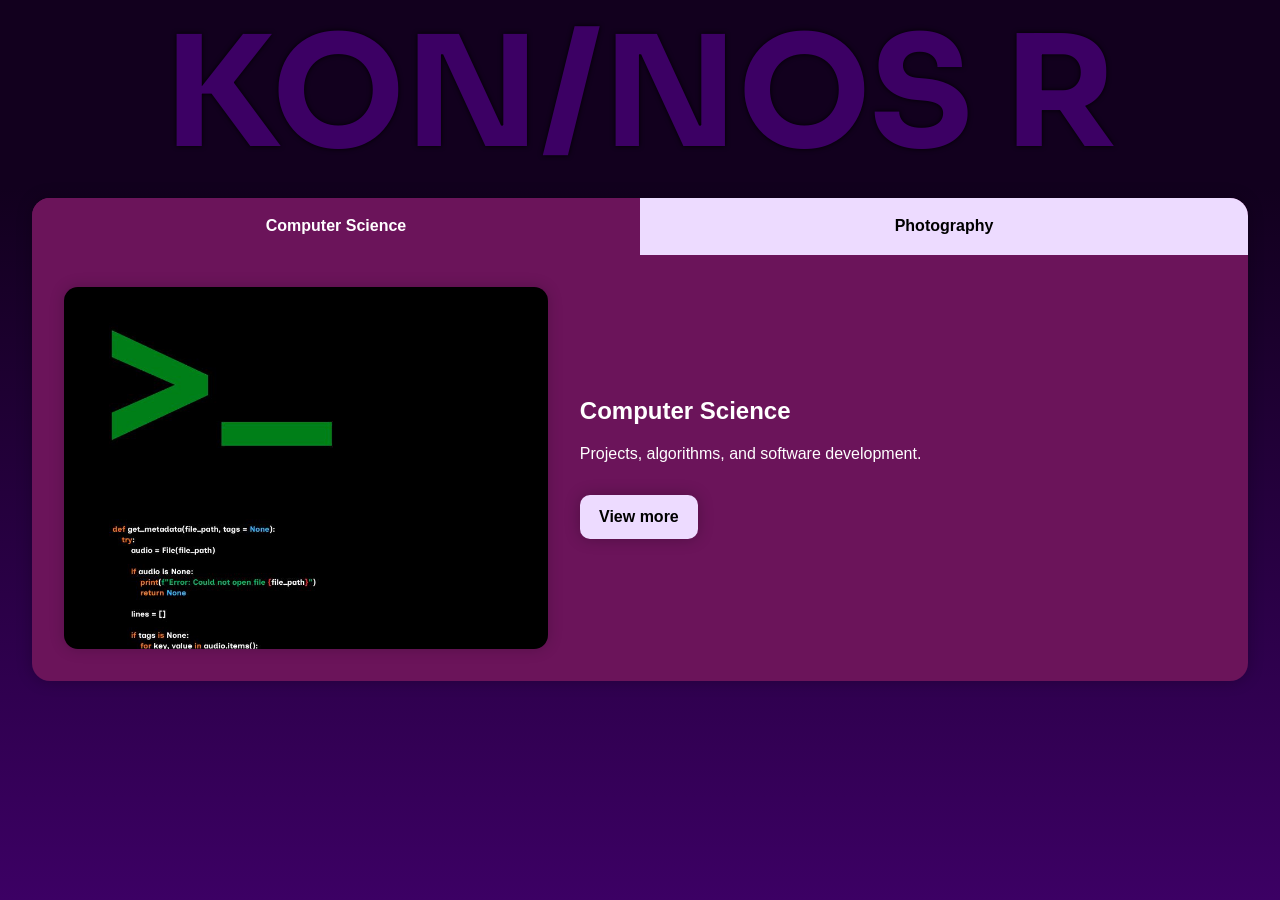
<file: index.html>
<!DOCTYPE html>

<html lang="en">
    <head>
        <meta charset="UTF-8">
        <meta name="viewport" content="width=device-width, initial-scale=1.0" />
        <link rel="stylesheet" href="style.css">

        <link rel="preconnect" href="https://fonts.googleapis.com">
        <link rel="preconnect" href="https://fonts.gstatic.com" crossorigin>
        <link href="https://fonts.googleapis.com/css2?family=Sora:wght@600;700;800&display=swap" rel="stylesheet">

        <title>KON/NOS R</title>
    </head>

    <body>
        <header>
            <h1 class="home-title">KON/NOS R</h1>
        </header>

        <div class="content">
            <div class="outer-container" id="container">
            
                <div class="nav">
                    <button id="csBtn" class="nav-card right" onclick="setHero('cs')">
                        Computer Science
                    </button>

                    <button id="photoBtn" class="nav-card left" onclick="setHero('photo')">
                        Photography
                    </button>
                </div>
            
                <div class="hero" id="hero"></div>
            </div>
        </div>
     
        <script>
        function setHero(section) {
            const hero = document.getElementById("hero");
            const container = document.getElementById("container");
        
            const photoBtn = document.getElementById("photoBtn");
            const csBtn = document.getElementById("csBtn");
        
            photoBtn.classList.remove("active");
            csBtn.classList.remove("active");
        
            let heroTitle = "";
            let heroText = "";
            let heroLink = "";
            let cardColor = "";
            let heroColor = "";
            let linkBg = "";
            let linkColor = "";

            if (section === "cs") { // Computer Science Card
                cardColor = "#6b145a";
                heroColor = "#fff";
                linkBg = "#eddbff";
                linkColor = "#000";
            
                csBtn.classList.add("active");
                csBtn.style.background = "#6b145a";
                csBtn.style.color = "#fff";
            
                photoBtn.style.background = "#eddbff";
                photoBtn.style.color = "#000";
            
                heroTitle = "Computer Science";
                heroImage = "images/computer-science.jpg"
                heroText = "Projects, algorithms, and software development.";
                heroLink = "computer-science.html";
            }
        
            if (section === "photo") { // Photography Card
                cardColor = "#76bfff";
                heroColor = "#000";
                linkBg = "#dbedff";
                linkColor = "#000";
            
                photoBtn.classList.add("active");
                photoBtn.style.background = "#76bfff";
                photoBtn.style.color = "#000";
            
                csBtn.style.background = "#dbedff";
                csBtn.style.color = "#000";
            
                heroTitle = "Photography";
                heroImage = "images/photography.jpg"
                heroText = "Visual work, light, and creative experiments.";
                heroLink = "photography.html";
            }
        
            container.style.background = cardColor;
        
            hero.classList.add("fade-out");
        
            setTimeout(() => {
                hero.innerHTML = `
                    <img class="hero-image" src="${heroImage}" alt="${heroTitle}">

                    <div class="hero-text">
                        <h2>${heroTitle}</h2>
                        <p>${heroText}</p>
                        <a class="hero-link" href="${heroLink}">View more</a>
                    </div>
                `;
            
                hero.style.color = heroColor;
            
                const link = hero.querySelector(".hero-link");
                link.style.background = linkBg;
                link.style.color = linkColor;
            
                hero.classList.remove("fade-out");
            }, 180);
        }

        window.onload = function () {
            setHero("cs");
        };
        </script>

    </body>
</html>
</file>
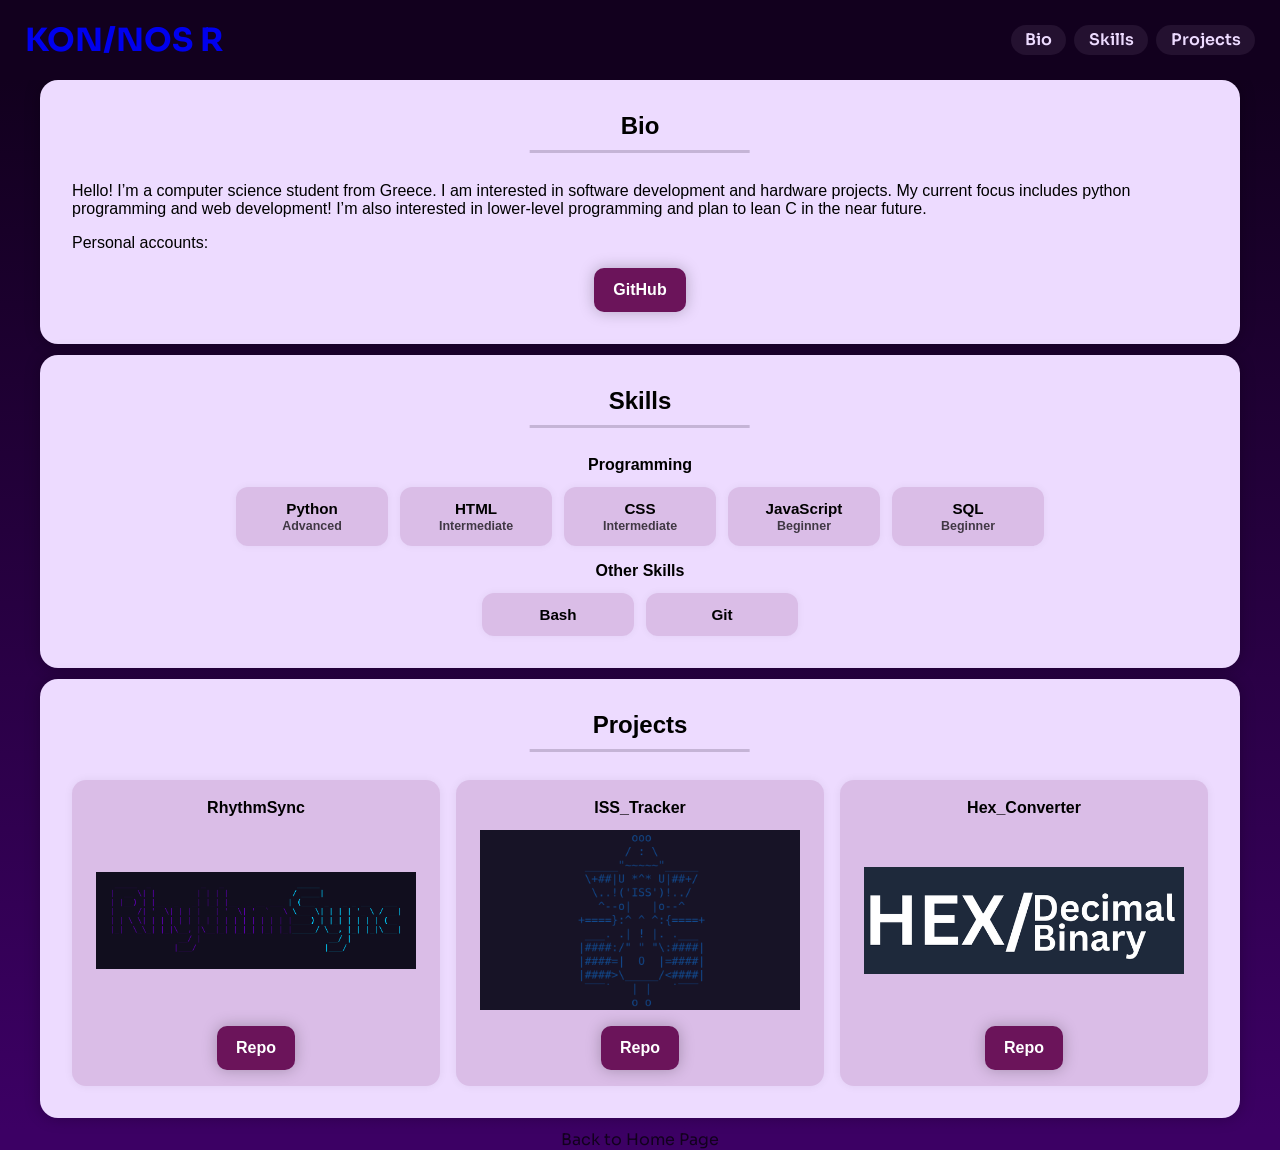
<file: computer-science.html>
<!DOCTYPE html>

<html lang="en">
    <head>
        <meta charset="UTF-8">
        <meta name="viewport" content="width=device-width, initial-scale=1.0" />
        <link rel="stylesheet" href="style.css">

        <link rel="preconnect" href="https://fonts.googleapis.com">
        <link rel="preconnect" href="https://fonts.gstatic.com" crossorigin>
        <link href="https://fonts.googleapis.com/css2?family=Sora:wght@600;700;800&display=swap" rel="stylesheet">

        <title>KON/NOS R | Computer Science</title>
    </head>

    <body>
        <header class="subpage-header">
            <h1 class="subpage-title">
                <a href="index.html">KON/NOS R</a>
            </h1>

            <nav class="subpage-nav">
                <a href="#bio" class="subpage-nav-item">Bio</a>
                <a href="#skills" class="subpage-nav-item">Skills</a>
                <a href="#projects" class="subpage-nav-item">Projects</a>
            </nav>
        </header>

        <div class="content">
            <div class="cs-card" id="bio">
                <h2>Bio</h2>
                <p>
                    Hello! I’m a computer science student from Greece.
                    I am interested in software development and hardware projects.
                    My current focus includes python programming and web development!
                    I’m also interested in lower-level programming and plan to lean C in the near future.
                </p>
                
                <p>
                    Personal accounts:
                </p>

                <div class="links-list">
                    <a href="https://github.com/KONNOS-R" target="_blank">GitHub</a>
                </div>
            </div>

            <div class="cs-card" id="skills">
                <h2>Skills</h2>

                <h3>Programming</h3>
                <div class="skill-list">
                    <span>
                        <strong>Python</strong>
                        <small>Advanced</small>
                    </span>
                
                    <span>
                        <strong>HTML</strong>
                        <small>Intermediate</small>
                    </span>
                
                    <span>
                        <strong>CSS</strong>
                        <small>Intermediate</small>
                    </span>
                
                    <span>
                        <strong>JavaScript</strong>
                        <small>Beginner</small>
                    </span>

                    <span>
                        <strong>SQL</strong>
                        <small>Beginner</small>
                    </span>
                </div>

                <h3>Other Skills</h3>
                <div class="skill-list">
                    <span>
                        <strong>Bash</strong>
                    </span>

                    <span>
                        <strong>Git</strong>
                    </span>
                </div>
            </div>

            <div class="cs-card" id="projects">
                <h2>Projects</h2>

                <div class="projects-grid">
                    <div class="project-card">
                        <h3>RhythmSync</h3>
                        <img src="images/projects/RhythmSync.png" alt="RhythmSync">
                        <a href="https://github.com/KONNOS-R/RhythmSync" target="_blank">Repo</a>
                    </div>
                
                    <div class="project-card">
                        <h3>ISS_Tracker</h3>
                        <img src="images/projects/ISS_Tracker.png" alt="ISS_Tracker">
                        <a href="https://github.com/KONNOS-R/ISS_Tracker" target="_blank">Repo</a>
                    </div>
                
                    <div class="project-card">
                        <h3>Hex_Converter</h3>
                        <img src="images/projects/Hex_Converter.png" alt="Hex_Converter">
                        <a href="https://github.com/KONNOS-R/Hex_Converter" target="_blank">Repo</a>
                    </div>
                </div>
            </div>
        </div>

        <footer>
            <a href="index.html">Back to Home Page</a>
        </footer>

        <script>
        const header = document.querySelector(".subpage-header");
        const navItems = document.querySelectorAll(".subpage-nav-item");
                
        window.addEventListener("scroll", () => {
            if (window.scrollY > 10) {
                header.classList.add("scrolled");
            
                navItems.forEach(item => {
                    item.classList.add("scrolled");
                });
            
            } else {
                header.classList.remove("scrolled");
            
                navItems.forEach(item => {
                    item.classList.remove("scrolled");
                });
            }
        });
        </script>
    </body>
</html>
</file>
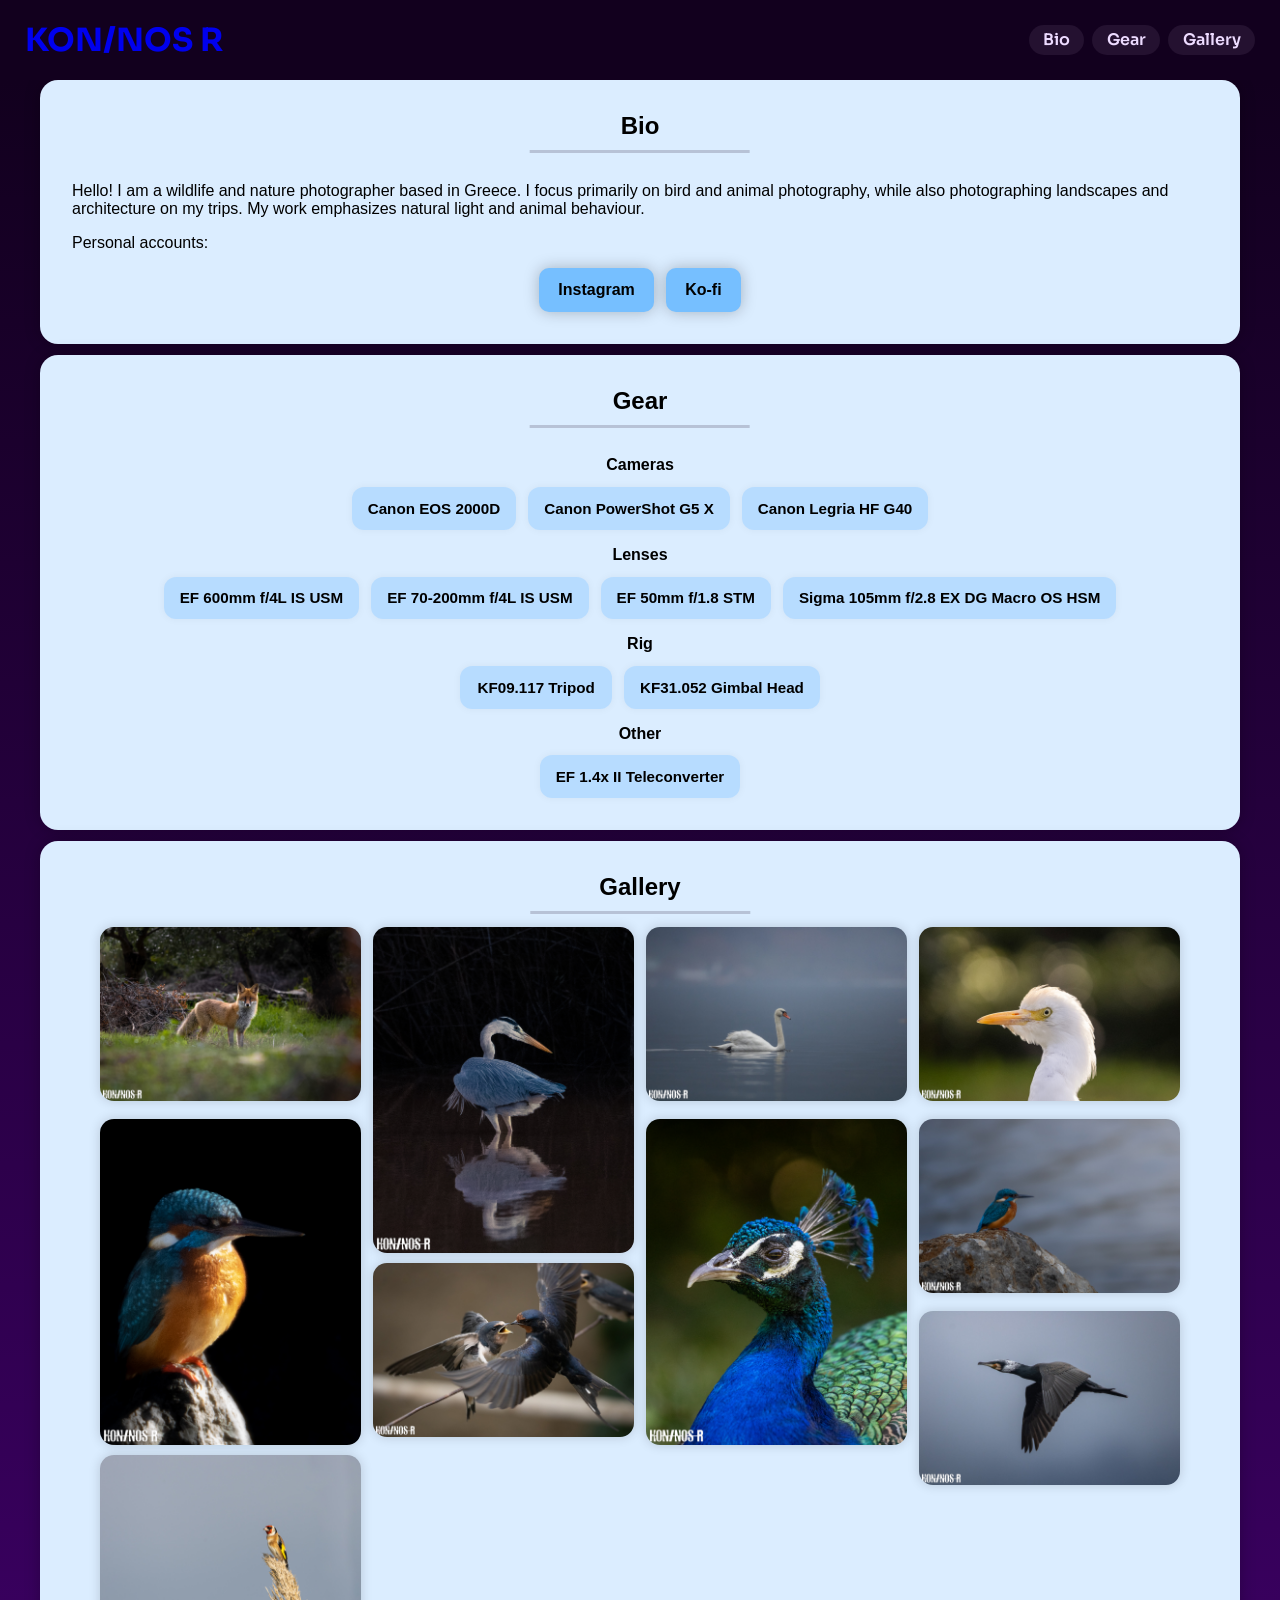
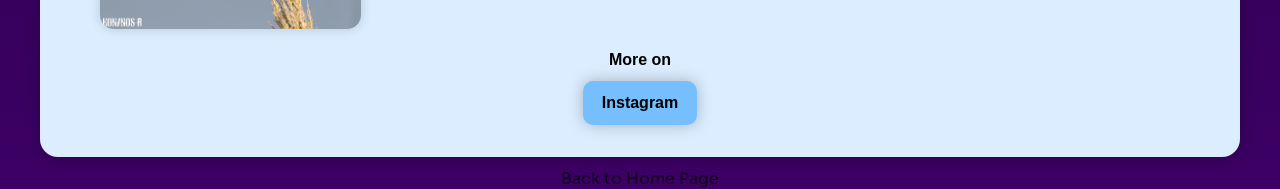
<file: photography.html>
<!DOCTYPE html>

<html lang="en">
    <head>
        <meta charset="UTF-8">
        <meta name="viewport" content="width=device-width, initial-scale=1.0" />
        <link rel="stylesheet" href="style.css">

        <link rel="preconnect" href="https://fonts.googleapis.com">
        <link rel="preconnect" href="https://fonts.gstatic.com" crossorigin>
        <link href="https://fonts.googleapis.com/css2?family=Sora:wght@600;700;800&display=swap" rel="stylesheet">

        <title>KON/NOS R | Photography</title>
    </head>

    <body>
        <header class="subpage-header">
            <h1 class="subpage-title">
                <a href="index.html">KON/NOS R</a>
            </h1>

            <nav class="subpage-nav">
                <a href="#bio" class="subpage-nav-item">Bio</a>
                <a href="#gear" class="subpage-nav-item">Gear</a>
                <a href="#gallery" class="subpage-nav-item">Gallery</a>
            </nav>
        </header>

        <div class="content">
            <div class="ph-card" id="bio">
                <h2>Bio</h2>
                <p>
                    Hello! I am a wildlife and nature photographer based in Greece. 
                    I focus primarily on bird and animal photography, while also photographing landscapes and architecture on my trips.
                    My work emphasizes natural light and animal behaviour.
                </p>
                <p>
                    Personal accounts:
                </p>
                <div class="links-list">
                    <a href="https://www.instagram.com/meowmeowcar_photography/" target="_blank">Instagram</a>
                    <a href="https://ko-fi.com/meowmeowcarphotography" target="_blank">Ko-fi</a>
                </div>
            </div>

            <div class="ph-card" id="gear">
                <h2>Gear</h2>

                <h3>Cameras</h3>
                <div class="gear-list">
                    <span>
                        <strong>Canon EOS 2000D</strong>
                    </span>

                    <span>
                        <strong>Canon PowerShot G5 X</strong>
                    </span>

                    <span>
                        <strong>Canon Legria HF G40</strong>
                    </span>
                </div>

                <h3>Lenses</h3>
                <div class="gear-list">
                    <span>
                        <strong>EF 600mm f/4L IS USM</strong>
                    </span>

                    <span>
                        <strong>EF 70-200mm f/4L IS USM</strong>
                    </span>

                    <span>
                        <strong>EF 50mm f/1.8 STM</strong>
                    </span>

                    <span>
                        <strong>Sigma 105mm f/2.8 EX DG Macro OS HSM</strong>
                    </span>
                </div>

                <h3>Rig</h3>
                <div class="gear-list">
                    <span>
                        <strong>KF09.117 Tripod</strong>
                    </span>

                    <span>
                        <strong>KF31.052 Gimbal Head</strong>
                    </span>
                </div>

                <h3>Other</h3>
                <div class="gear-list">
                    <span>
                        <strong>EF 1.4x II Teleconverter</strong>
                    </span>
                </div>
            </div>

            <div class="ph-card" id="gallery">
                <h2>Gallery</h2>

                <div class="gallery-grid">
                    <img class="gallery-item" src="images/Gallery/photo1.jpg" alt="photo">
                    <img class="gallery-item" src="images/Gallery/photo2.jpg" alt="photo">
                    <img class="gallery-item" src="images/Gallery/photo3.jpg" alt="photo">
                    <img class="gallery-item" src="images/Gallery/photo4.jpg" alt="photo">
                    <img class="gallery-item" src="images/Gallery/photo5.jpg" alt="photo">
                    <img class="gallery-item" src="images/Gallery/photo6.jpg" alt="photo">
                    <img class="gallery-item" src="images/Gallery/photo7.jpg" alt="photo">
                    <img class="gallery-item" src="images/Gallery/photo8.jpg" alt="photo">
                    <img class="gallery-item" src="images/Gallery/photo9.jpg" alt="photo">
                    <img class="gallery-item" src="images/Gallery/photo10.jpg" alt="photo">
                </div>

                <h3>More on</h3>
                <div class="links-list">
                    <a href="https://www.instagram.com/meowmeowcar_photography/" target="_blank">Instagram</a>
                </div>
            </div>
        </div>

        <footer>
            <a href="index.html">Back to Home Page</a>
        </footer>


        <script>
        function shuffleGallery() {
            const gallery = document.querySelector(".gallery-grid");
            const items = Array.from(gallery.querySelectorAll(".gallery-item"));
        
            for (let i = items.length - 1; i > 0; i--) {
                const j = Math.floor(Math.random() * (i + 1));
                [items[i], items[j]] = [items[j], items[i]];
            }
        
            items.forEach(item => gallery.appendChild(item));
        }
        
        function resizeGallery() {
            const gallery = document.querySelector(".gallery-grid");
            const rowHeight = parseFloat(getComputedStyle(gallery).gridAutoRows);
            const gap = parseFloat(getComputedStyle(gallery).gap);
        
            gallery.querySelectorAll(".gallery-item").forEach(img => {
                const height = img.getBoundingClientRect().height;
                const span = Math.round((height + gap) / (rowHeight + gap));
                img.style.gridRowEnd = `span ${span}`;
            });
        }
        
        window.addEventListener("load", () => {
            shuffleGallery();
            resizeGallery();
        });
        
        window.addEventListener("resize", resizeGallery);
        
        
        const header = document.querySelector(".subpage-header");
        const navItems = document.querySelectorAll(".subpage-nav-item");
            
        window.addEventListener("scroll", () => {
            if (window.scrollY > 10) {
                header.classList.add("scrolled");
            
                navItems.forEach(item => {
                    item.classList.add("scrolled");
                });
            
            } else {
                header.classList.remove("scrolled");
            
                navItems.forEach(item => {
                    item.classList.remove("scrolled");
                });
            }
        });
        </script>
    </body>
</html>
</file>
<file: style.css>
/* MAIN ELEMENTS */
html, body {
    height: 100%;
    margin: 0;
}

body {
    margin: 0;
    font-family: 'Sora', sans-serif;
    display: flex;
    flex-direction: column;
}
 
header {
    background: #12001e;
    padding: 25px;
}

footer {
    text-align: center;
    background-color: #3c0064;
}

footer a {
    color: #12001e;
    text-decoration: none;
}


/* SHARED */
.content {
    min-width: 520px;
    flex: 1;
    background: linear-gradient(180deg, #12001e 0%, #3c0064 100%);
    display: flex;
    flex-direction: column;
    align-items: center;
}


/* HEADERS */
/* shared */
.home-title, .subpages-title {
    color: #3c0064;
    font-family: 'Sora', sans-serif;
    font-weight: 700;
    margin: 0;
}


/* home */
.home-title {
    font-size: 12vw;
    line-height: 0.9;
    text-align: center;
    text-shadow: 0 0 5px #000000;
}


/* subpages */
.subpage-header {
    min-width: 470px;
    position: sticky;
    top: 0;
    z-index: 10;
    background: #12001e;
    padding: 25px;
    display: flex;
    align-items: center;
    justify-content: space-between;
    gap: 1rem;
    transition: 0.25s ease;
}

.subpage-header.scrolled {
    padding: 18px 25px;
    background: rgba(18, 0, 30, 0.85);
    backdrop-filter: blur(8px);
    -webkit-backdrop-filter: blur(8px);
    box-shadow: 0 4px 20px rgba(0, 0, 0, 0.25);
    border-bottom: 1px solid rgba(237, 219, 255, 0.12);
}

.subpage-title {
    margin: 0;
    line-height: 0.9;
}

.subpage-title a {
    text-decoration: none;
    line-height: 0.9;
}

.subpage-title a:hover {
    color: transparent;
    background: linear-gradient(90deg, #eddbff 0%, #eddbff 50%, #3c0064 50%, #3c0064 100%);
    background-size: 200% 100%;
    background-position: 100% 0;
    background-clip: text;
    -webkit-background-clip: text;
    animation: colorFill 0.8s ease forwards;
}

.subpage-nav {
    display: flex;
    flex-wrap: wrap;
    gap: 0.5rem;
}

.subpage-nav-item {
    font-size: 1rem;
    font-weight: 600;
    text-decoration: none;
    display: inline-flex;
    align-items: center;
    justify-content: center;
    padding: 0.45rem 0.9rem;
    border-radius: 999px;
    color: #eddbff;
    background: rgba(237, 219, 255, 0.08);
    line-height: 1;
    cursor: pointer;
    transition: 0.25s ease;
}

.subpage-nav-item.scrolled {
    border: 1px solid rgba(237, 219, 255, 0.10);
}

.subpage-nav-item:hover {
    border-radius: 999px;
    background: rgba(237, 219, 255, 0.18);
}

/* HOME */
.outer-container {
    width: 95%;
    margin-top: 10px;
    border-radius: 18px;
    overflow: hidden;
    box-shadow: 0 0 15px rgba(0,0,0,0.25);
    animation: fadeUp 0.6s ease forwards;
}

.nav {
    position: relative;
    overflow: hidden;
    display: flex;
}

.nav-card {
    width: 50%;
    padding: 1.2rem;
    border: none;
    cursor: pointer;
    background: white;
    font-weight: 600;
    font-size: 1rem;
    transition: 0.25s ease;
}

.nav-card:not(.active):hover {
    filter: brightness(0.92);
}

.hero {
    display: flex;
    align-items: center;
    gap: 2rem;
    padding: 2rem;
    text-align: left;
    transition: opacity 0.2s ease, color 0.25s ease;
    opacity: 1;
}

.hero.fade-out {
    opacity: 0;
}

.hero-image {
    width: 42%;
    min-width: 220px;
    aspect-ratio: 4 / 3;
    object-fit: cover;
    border-radius: 14px;
    box-shadow: 0 0 15px rgba(0,0,0,0.2);
}

.hero-text {
    font-family: 'Gill Sans', 'Gill Sans MT', Calibri, 'Trebuchet MS', sans-serif;
    flex: 1;
}

.hero-text h2 {
    margin-top: 0;
}

.hero-link {
    display: inline-block;
    margin-top: 1rem;
    padding: 0.8rem 1.2rem;
    border-radius: 10px;
    text-decoration: none;
    font-weight: 600;
    box-shadow: 0 0 15px rgba(0,0,0,0.25);
    transition: 0.2s ease;
}

.hero-link:hover {
    filter: brightness(0.92);
}

@media (max-width: 800px) {
    .hero {
        flex-direction: column;
        text-align: center;
    }

    .hero-image {
        width: 100%;
    }
}


/* SUBPAGES */
/* shared */
.cs-card, .ph-card {
    scroll-margin-top: 76px;
    box-sizing: border-box;
    font-family: 'Gill Sans', 'Gill Sans MT', Calibri, 'Trebuchet MS', sans-serif;
    margin: 8px;
    width: calc(95% - 16px);
    max-width: 1200px;
    padding: 2rem;
    color: #000;
    border-radius: 18px;
    box-shadow: 0 0 15px rgba(0, 0, 0, 0.25);
    animation: fadeUp 0.6s ease forwards;
}

.cs-card h2, .ph-card h2 {
    position: relative;
    display: inline-block;
    left: 50%;
    transform: translateX(-50%);
    text-align: center;
    margin-top: 0;
    margin-bottom: 0.8rem;
    padding-bottom: 0.8rem;
}

.cs-card h2::after, .ph-card h2::after {
    content: "";
    position: absolute;
    left: 50%;
    bottom: 0;
    transform: translateX(-50%);
    width: 220px;
    height: 3px;
    background: rgba(18, 0, 30, 0.18);
}

.cs-card, .ph-card {
    margin-top: 0;
    margin-bottom: 0.7rem;
}

.links-list {
    display: flex;
    justify-content: center;
    gap: 0.75rem;
    flex-wrap: wrap;
}

.ph-card a, .cs-card a {
    display: inline-block;
    width: fit-content;
    padding: 0.8rem 1.2rem;
    border-radius: 10px;
    text-decoration: none;
    font-weight: 600;
    box-shadow: 0 0 15px rgba(0,0,0,0.25);
    transition: 0.2s ease;
}

.ph-card a:hover, .cs-card a:hover {
    filter: brightness(0.92);
}

.cs-card h3, .ph-card h3 {
    text-align: center;
    margin-bottom: 0.8rem;
    font-size: 1rem;
    font-weight: 700;
}

.skill-list, .gear-list {
    display: flex;
    flex-wrap: wrap;
    gap: 0.75rem;
    justify-content: center;
}

.skill-list span, .gear-list span {
    min-width: 120px;
    padding: 0.8rem 1rem;
    display: flex;
    flex-direction: column;
    align-items: center;
    gap: 0.15rem;
    border-radius: 12px;
    box-shadow: 0 0 8px rgba(0,0,0,0.05);
}

.skill-list span:hover, .gear-list span:hover {
    transform: translateY(-2px);
}

.skill-list strong, .gear-list strong {
    font-size: 0.95rem;
    font-weight: 700;
}

.skill-list small, .gear-list small {
    font-size: 0.78rem;
    opacity: 0.7;
    font-weight: 600;
}


/* cs */
.cs-card {
    background: #eddbff;
}

.cs-card a {
    color: #fff;
    background-color: #6b145a;
}

.skill-list span {
    background-color: #6b145a25;
}

.projects-grid {
    display: grid;
    grid-template-columns: repeat(3, 1fr);
    gap: 1rem;
    margin-top: 1rem;
}

.projects-grid {
    display: grid;
    grid-template-columns: repeat(3, 1fr);
    gap: 1rem;
    align-items: stretch;
}

.project-card {
    padding: 0.2rem 1rem 1rem 1rem;
    border-radius: 14px;
    background-color: #6b145a25;
    box-shadow: 0 0 10px rgba(0, 0, 0, 0.06);
    display: flex;
    flex-direction: column;
    align-items: center;
    transition: transform 0.2s ease, box-shadow 0.2s ease;
}

.project-card:hover {
    transform: scale(1.02);
    box-shadow: 0 8px 18px rgba(0, 0, 0, 0.12);
}

.project-card img {
    width: 100%;
    max-width: 320px;
    max-height: 180px;
    object-fit: contain;
    object-position: center;
    display: block;
    margin: auto 0;
}

.project-card a {
    margin-top: 1rem;
}

@media (max-width: 900px) {
    .projects-grid {
        grid-template-columns: repeat(2, 1fr);
    }
}

@media (max-width: 600px) {
    .projects-grid {
        grid-template-columns: 1fr;
    }
}


/* ph */
.ph-card {
    background: #dbedff;
}

.ph-card a {
    color: #000;
    background-color: #76bfff;
}

.gear-list span {
    background-color: #0088ff2a;
}

.gallery-grid {
    width: 95%;
    margin: 0 auto;
    display: grid;
    grid-template-columns: repeat(auto-fit, minmax(240px, 1fr));
    grid-auto-rows: 4px;
    grid-auto-flow: dense;
    gap: 12px;
}

.gallery-item {
    width: 100%;
    display: block;
    object-fit: cover;
    border-radius: 14px;
    box-shadow: 0 0 12px rgba(0, 0, 0, 0.16);

    transition: transform 0.2s ease, filter 0.2s ease;
}

.gallery-item:hover {
    transform: translateY(-2px);
}


/* ANIMATIONS */
@keyframes fadeUp {
    from {
        opacity: 0;
        transform: translateY(20px);
    }
    to {
        opacity: 1;
        transform: translateY(0);
    }
}

@keyframes colorFill {
    0% {
        background-position: 100% 0;
    }
    100% {
        background-position: 0 0;
    }
}
</file>
